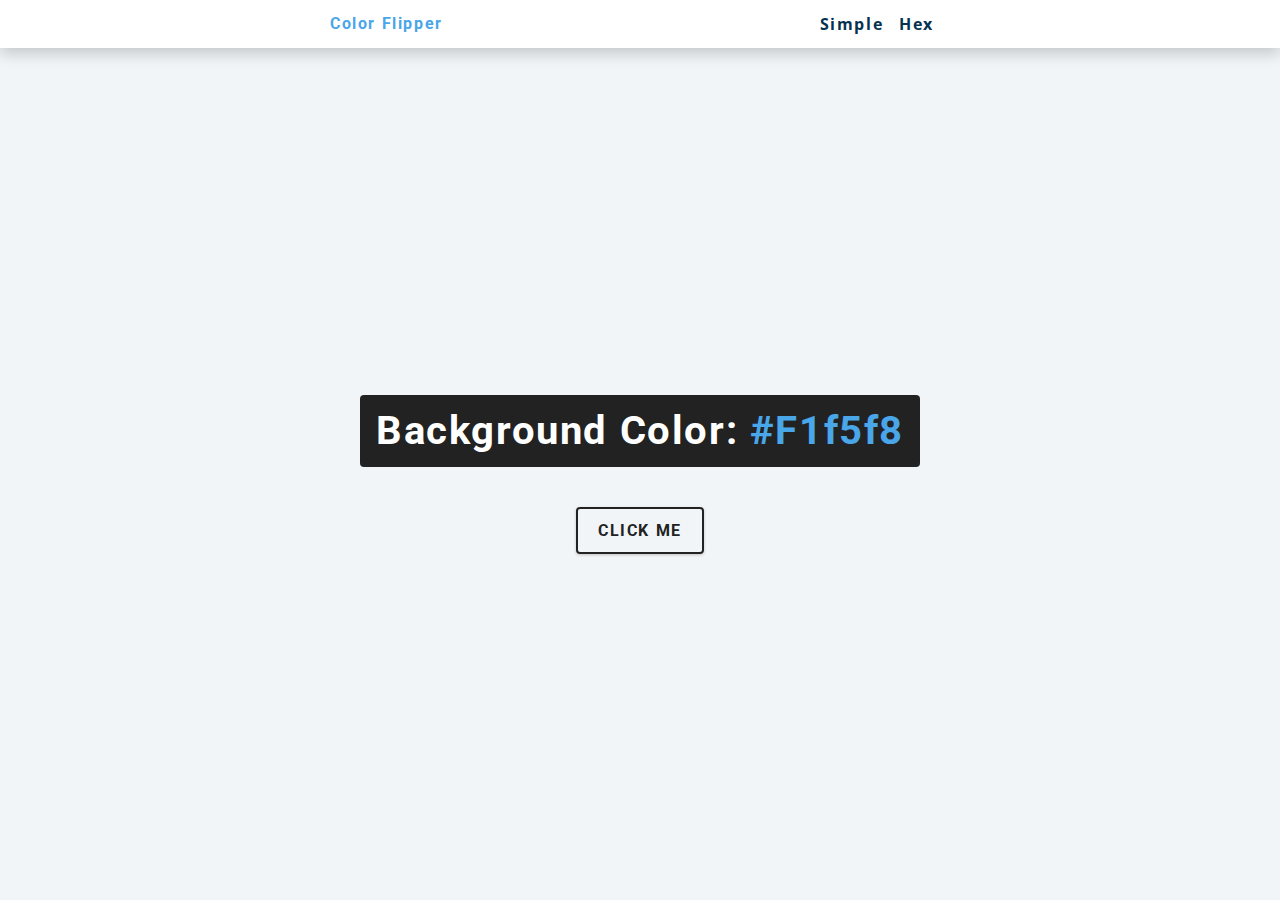
<file: Color Flipper/index.html>
<!DOCTYPE html>
<html lang="en">
<head>
    <meta charset="UTF-8">
    <meta http-equiv="X-UA-Compatible" content="IE=edge">
    <meta name="viewport" content="width=device-width, initial-scale=1.0">
    <title>Color Flipper || simple</title>
    <link rel="stylesheet" href="styles.css">
</head>
<body>
    <nav>
        <div class="nav-center">
            <h4>Color Flipper</h4>
            <ul class="nav-links">
                <li>
                    <a href="index.html">simple</a>
                </li>
                <li>
                    <a href="hex.html">hex</a>
                </li>
            </ul>
        </div>
    </nav>
    <main>
        <div class="container">
            <h2>Background Color: <span class="color">
                #f1f5f8
            </span></h2>
            <button class="btn btn-hero" id="btn">Click me</button>
        </div>
    </main>
<!----javascript----->
    <script src="app.js"></script>
</body>
</html>
</file>
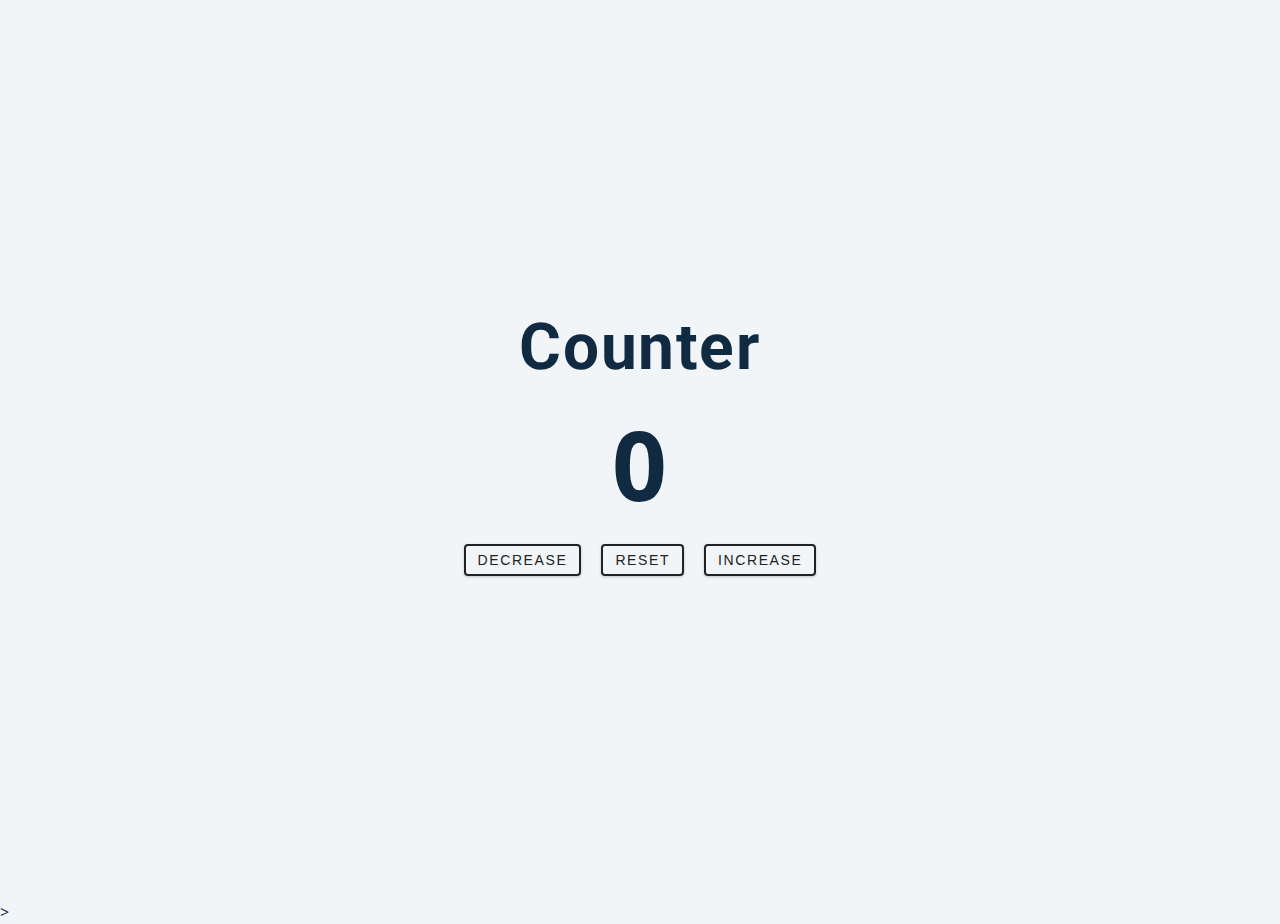
<file: Counter/index.html>
<!DOCTYPE html>
<html lang="en">
<head>
    <meta charset="UTF-8">
    <meta http-equiv="X-UA-Compatible" content="IE=edge">
    <meta name="viewport" content="width=device-width, initial-scale=1.0">
    <title>Counter</title>
    <link rel="stylesheet" href="styles.css">
</head>
<body>
    <main>
        <div class="container">
            <h1>Counter</h1>
            <span id="value">0</span>
            <div class="button-container">
                <button class="btn decrease">decrease</button>
                <button class="btn reset">reset</button>
                <button class="btn increase">increase</button>
            </div>
        </div>
    </main>
<!---JS---->>
<script src="app.js"></script>
</body>
</html>
</file>
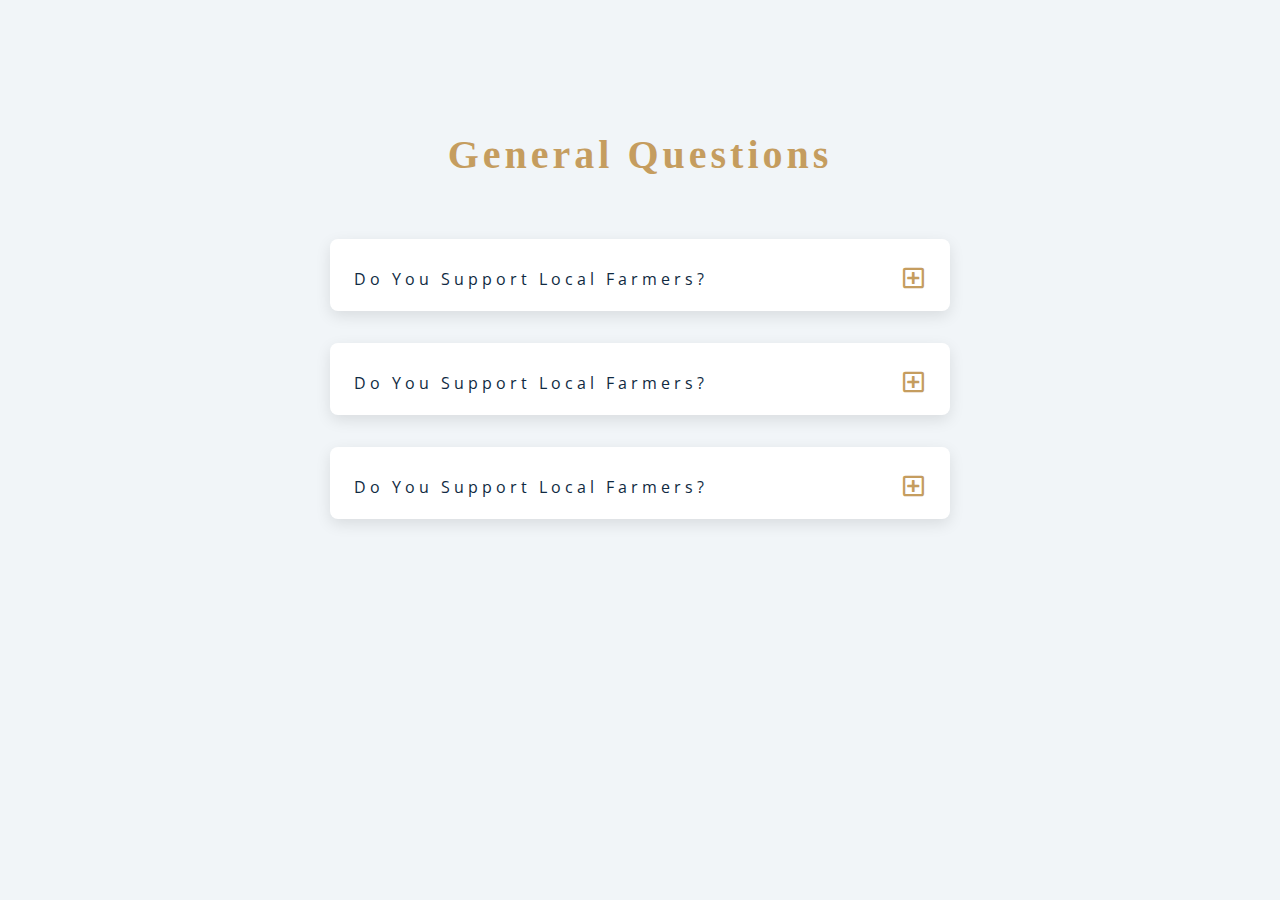
<file: GeneralQuestion/index.html>
﻿<!DOCTYPE html>
<html lang="en">
<head>
    <meta charset="UTF-8">
    <title>General Question</title>
    <link rel="stylesheet" href="styles.css">
    <link rel="stylesheet" href="../fontawesome-free-5.12.0-web/css/all.min.css">
</head>
<body>
<section class="questions">
    <div class="title">
        <h2>general questions</h2>
    </div>
    <div class="section-center">
        <article class="question">
            <div class="question-title">
                <p>Do you support local farmers?</p>
                <button type="button" class="question-btn">
                <span class="plus-icon">
                    <i class="far fa-plus-square"></i>
                </span>
                    <span class="minus-icon">
                        <i class="far fa-minus-square"></i>
                    </span>
                </button>
            </div>
            <div class="question-text">
                <p>Lorem ipsum dolor sit amet, consectetur adipisicing elit. Hic molestias optio perspiciatis. Aliquam cupiditate deleniti, et nisi quis repellendus unde!</p>
            </div>
        </article>

        <article class="question">
            <div class="question-title">
                <p>Do you support local farmers?</p>
                <button type="button" class="question-btn">
                <span class="plus-icon">
                    <i class="far fa-plus-square"></i>
                </span>
                    <span class="minus-icon">
                        <i class="far fa-minus-square"></i>
                    </span>
                </button>
            </div>
            <div class="question-text">
                <p>Lorem ipsum dolor sit amet, consectetur adipisicing elit. Hic molestias optio perspiciatis. Aliquam cupiditate deleniti, et nisi quis repellendus unde!</p>
            </div>
        </article>


        <article class="question">
            <div class="question-title">
                <p>Do you support local farmers?</p>
                <button type="button" class="question-btn">
                <span class="plus-icon">
                    <i class="far fa-plus-square"></i>
                </span>
                    <span class="minus-icon">
                        <i class="far fa-minus-square"></i>
                    </span>
                </button>
            </div>
            <div class="question-text">
                <p>Lorem ipsum dolor sit amet, consectetur adipisicing elit. Hic molestias optio perspiciatis. Aliquam cupiditate deleniti, et nisi quis repellendus unde!</p>
            </div>
        </article>
    </div>
</section>
<!--JS-->
<script src="app.js"></script>
</body>
</html>
</file>
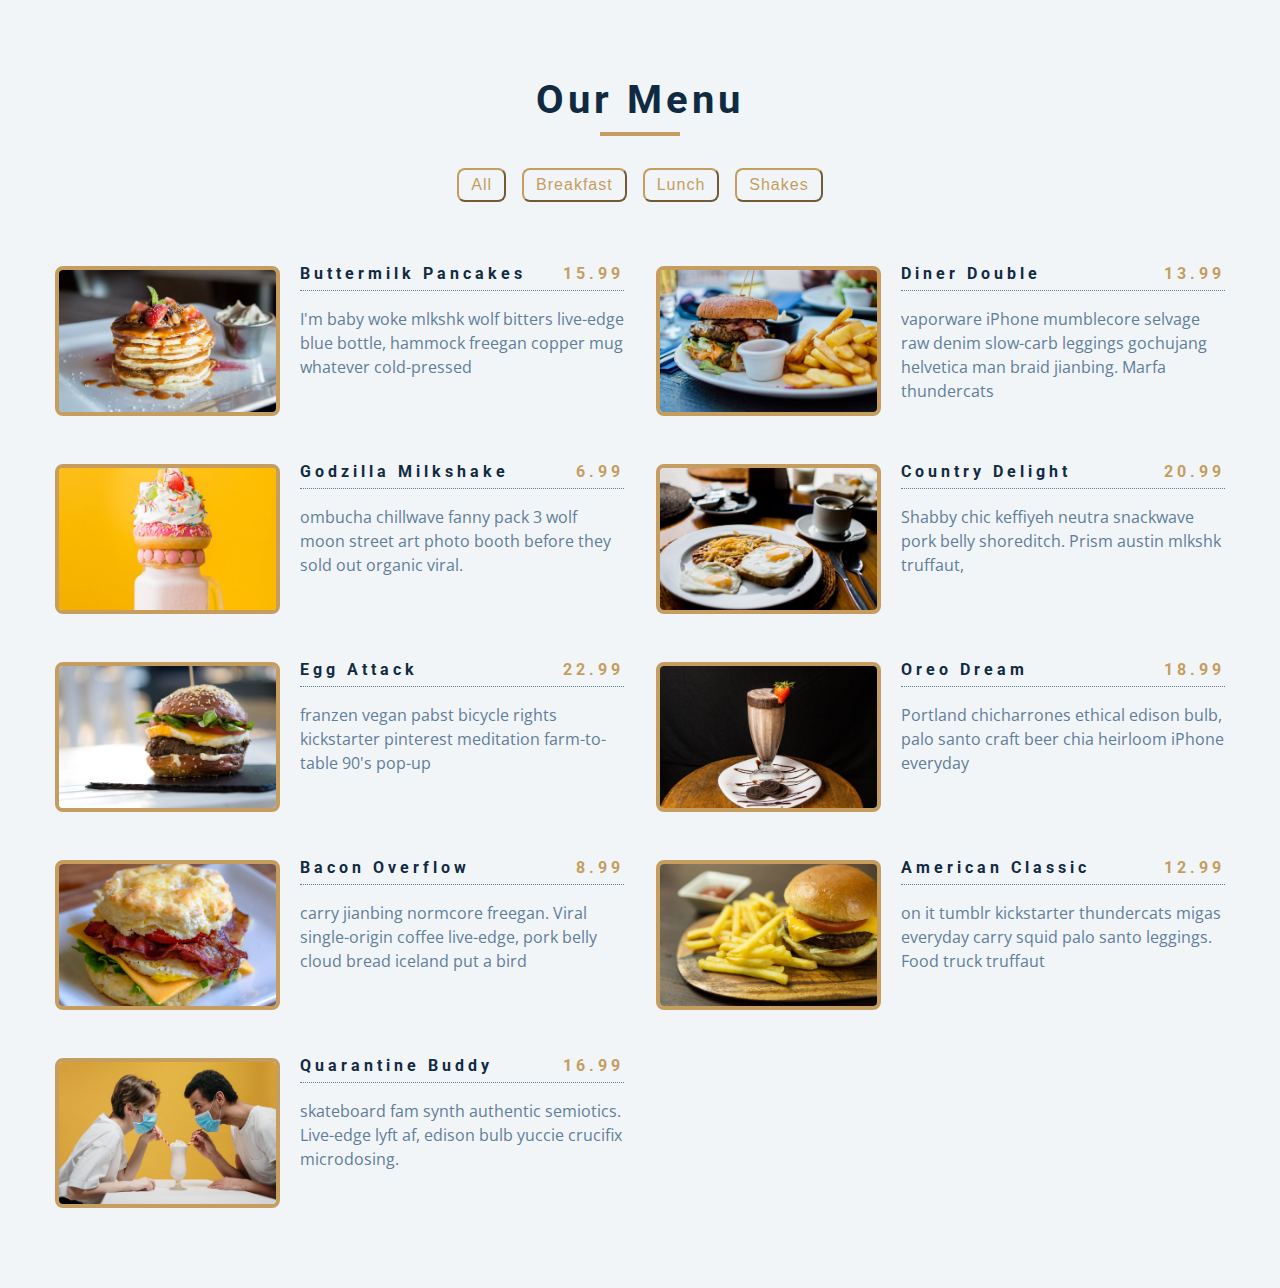
<file: Menu project/index.html>
<!DOCTYPE html>
<html lang="en">
<head>
    <meta charset="UTF-8">
    <title>Menu Project</title>
    <link rel="stylesheet" href="styles.css">
</head>
<body>
<section class="menu">
    <div class="title">
        <h2>our menu</h2>
        <div class="underline"></div>
    </div>

    <div class="btn-container">
        <button class="filter-btn" data-id = "all" type="button">All</button>

    </div>
    <div class="section-center">

    </div>
</section>
<script src="app.js"></script>
</body>
</html>
</file>
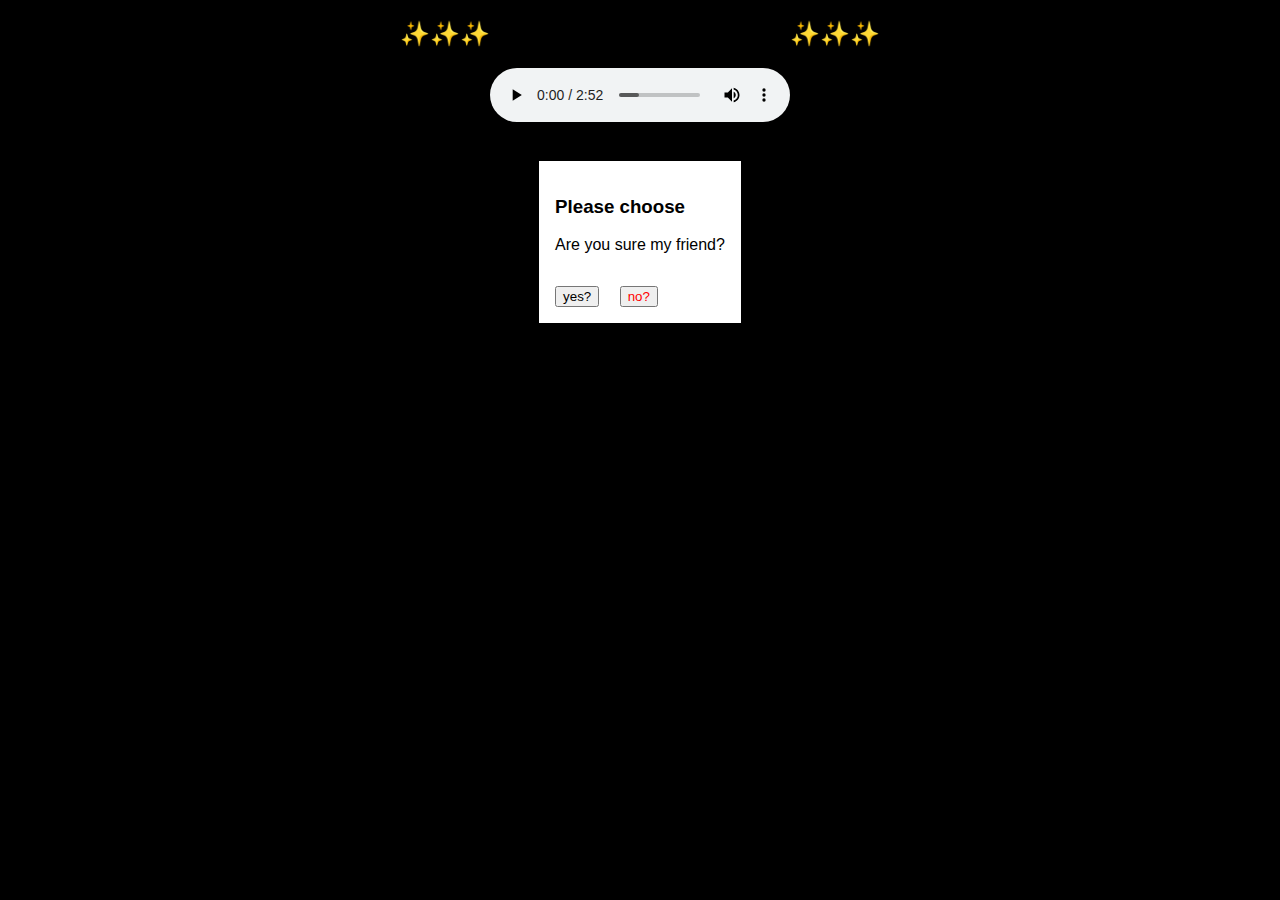
<file: Modal/index.html>
<!DOCTYPE html>
<html lang="en">
<head>
    <meta charset="UTF-8">
    <title>Modal</title>
    <link rel="stylesheet" href="style.css">
    <link href="http://fonts.cdnfonts.com/css/common-pixel" rel="stylesheet">
</head>
<body>
<div class="middle-align">
    <h2 class="blinking" >✨✨✨welcome to my 8bit-modal✨✨✨</h2>
    <audio controls autoplay loop>
        <source src="2021-08-30_-_Boss_Time_-_www.FesliyanStudios.com.mp3"  type="audio/mpeg">
        Your browser does not support the audio element.
    </audio>
</div>
<script src="app.js" type="module"></script>
<script src="modalComponent.js" type="module"></script>
</body>
</html>
</file>
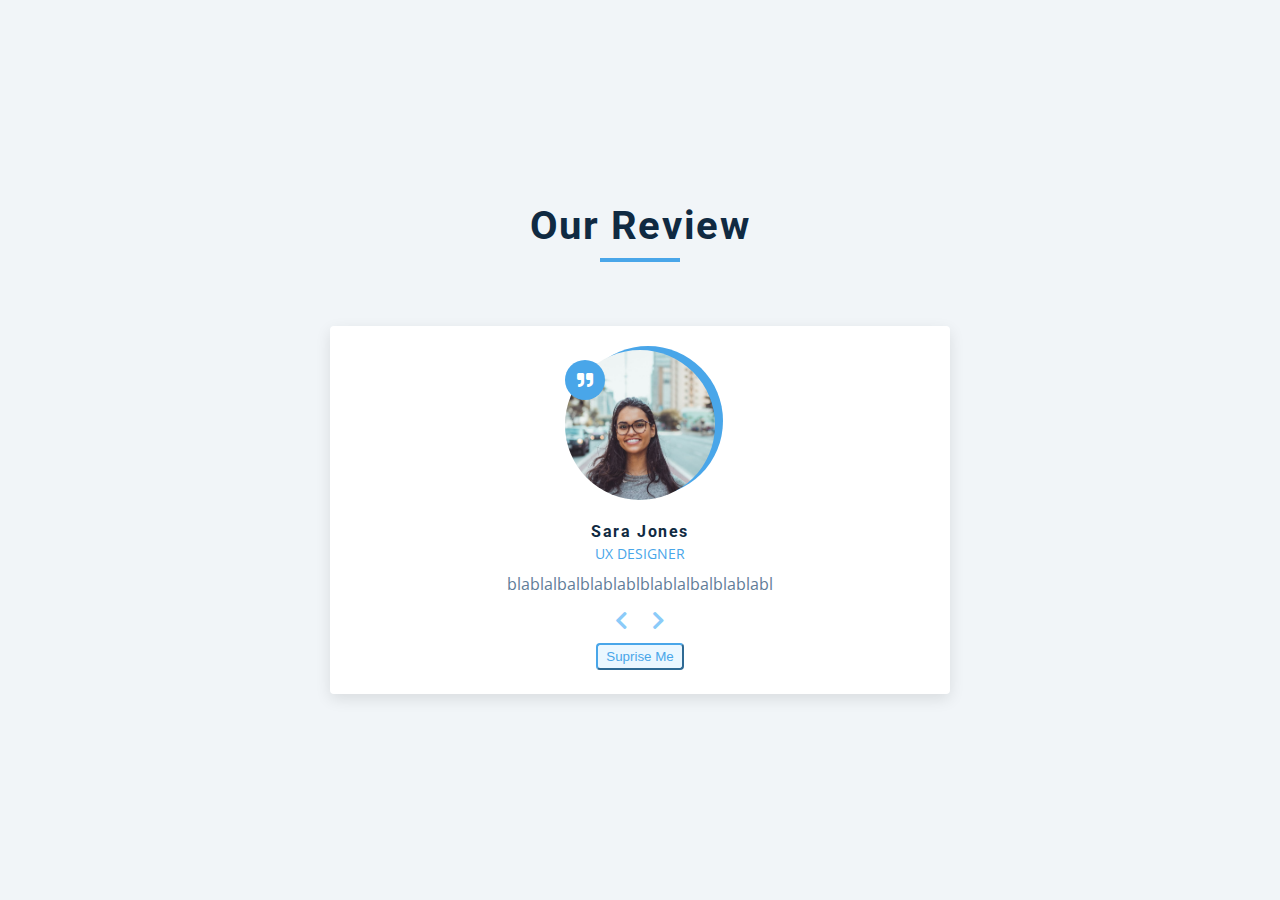
<file: Review Project/index.html>
﻿<!DOCTYPE html>
<html lang="en">
<head>
    <meta charset="UTF-8">
    <title>Review Project</title>
    <link rel="stylesheet" href="styles.css">
    <link rel="stylesheet" type='text/css' href="../fontawesome-free-5.12.0-web/css/all.min.css">
</head>
<body>
<main>
    <section class="container">
        <div class="title">
            <h2>Our Review</h2>
            <div class="underline"></div>
        </div>
        <article class="review">
            <div class="img-container">
                <img src="./person-1.jpeg" id="person-img" alt="person's image">
            </div>
            <h4 id="author">Sara Jones</h4>
            <p id="job">UX Designer</p>
            <p id="info">blablalbalblablablblablalbalblablabl</p>
            <!--pre and next buttons-->
            <div class="button-container">
                <button class="prev-btn">
                    <i class="fas fa-chevron-left"></i>
                </button>
                <button class="prev-btn">
                    <i class="fas fa-chevron-right"></i>
                </button>
            </div>
            <button class="random-btn">suprise me</button>
        </article>
    </section>
</main>
<!--JS-->
<script src="app.js"></script>
</body>
</html>
</file>
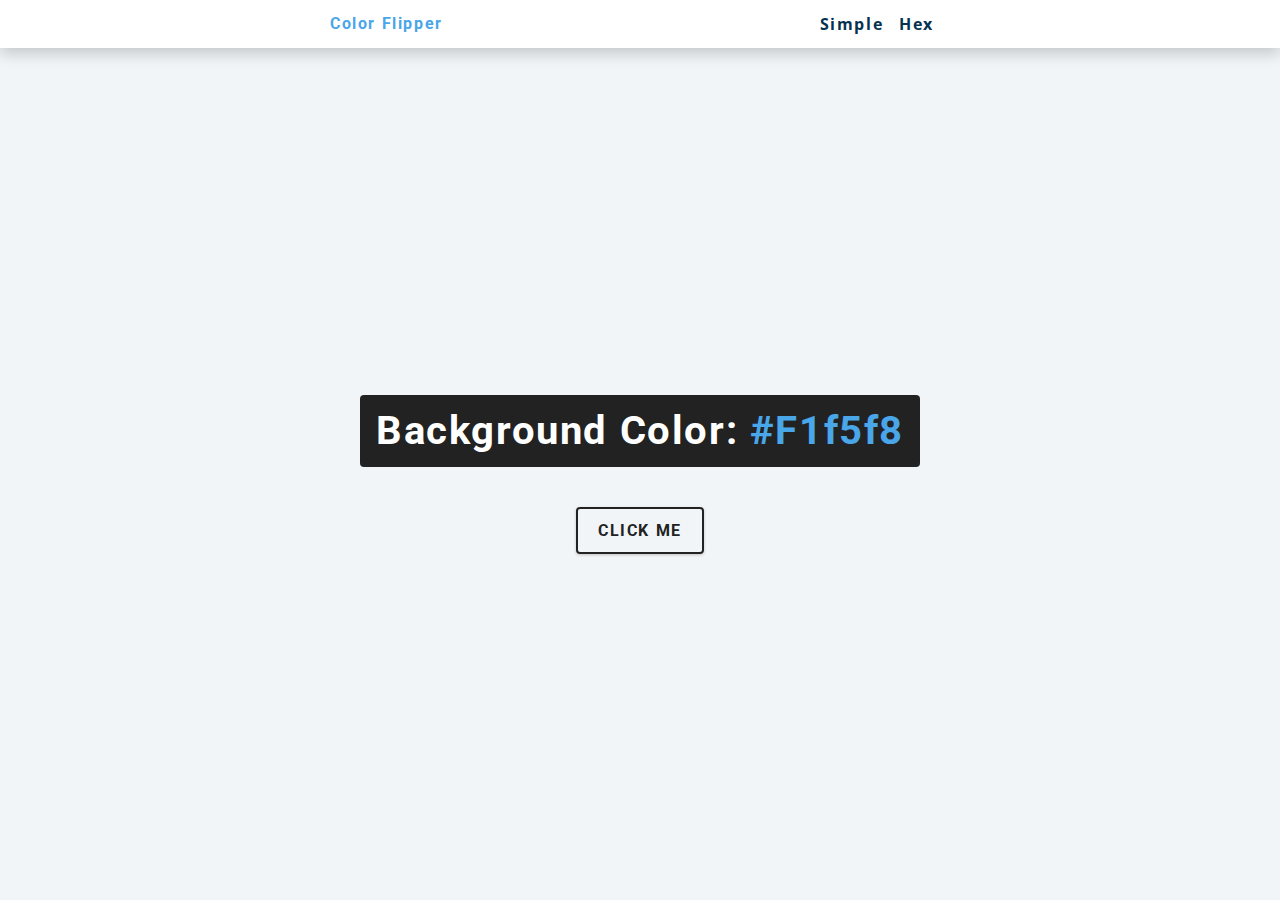
<file: Color Flipper/hex.html>
<!DOCTYPE html>
<html lang="en">
<head>
    <meta charset="UTF-8">
    <meta http-equiv="X-UA-Compatible" content="IE=edge">
    <meta name="viewport" content="width=device-width, initial-scale=1.0">
    <title>Color Flipper || simple</title>
    <link rel="stylesheet" href="styles.css">
</head>
<body>
    <nav>
        <div class="nav-center">
            <h4>Color Flipper</h4>
            <ul class="nav-links">
                <li>
                    <a href="index.html">simple</a>
                </li>
                <li>
                    <a href="hex.html">hex</a>
                </li>
            </ul>
        </div>
    </nav>
    <main>
        <div class="container">
            <h2>Background Color: <span class="color">
                #f1f5f8
            </span></h2>
            <button class="btn btn-hero" id="btn">Click me</button>
        </div>
    </main>
<!----javascript----->
    <script src="hex.js"></script>
</body>
</html>
</file>
<file: Color Flipper/styles.css>
/*
=============== 
Fonts
===============
*/
@import url("https://fonts.googleapis.com/css?family=Open+Sans|Roboto:400,700&display=swap");

/*
=============== 
Variables
===============
*/

:root {
  /* dark shades of primary color*/
  --clr-primary-1: hsl(205, 86%, 17%);
  --clr-primary-2: hsl(205, 77%, 27%);
  --clr-primary-3: hsl(205, 72%, 37%);
  --clr-primary-4: hsl(205, 63%, 48%);
  /* primary/main color */
  --clr-primary-5: hsl(205, 78%, 60%);
  /* lighter shades of primary color */
  --clr-primary-6: hsl(205, 89%, 70%);
  --clr-primary-7: hsl(205, 90%, 76%);
  --clr-primary-8: hsl(205, 86%, 81%);
  --clr-primary-9: hsl(205, 90%, 88%);
  --clr-primary-10: hsl(205, 100%, 96%);
  /* darkest grey - used for headings */
  --clr-grey-1: hsl(209, 61%, 16%);
  --clr-grey-2: hsl(211, 39%, 23%);
  --clr-grey-3: hsl(209, 34%, 30%);
  --clr-grey-4: hsl(209, 28%, 39%);
  /* grey used for paragraphs */
  --clr-grey-5: hsl(210, 22%, 49%);
  --clr-grey-6: hsl(209, 23%, 60%);
  --clr-grey-7: hsl(211, 27%, 70%);
  --clr-grey-8: hsl(210, 31%, 80%);
  --clr-grey-9: hsl(212, 33%, 89%);
  --clr-grey-10: hsl(210, 36%, 96%);
  --clr-white: #fff;
  --clr-red-dark: hsl(360, 67%, 44%);
  --clr-red-light: hsl(360, 71%, 66%);
  --clr-green-dark: hsl(125, 67%, 44%);
  --clr-green-light: hsl(125, 71%, 66%);
  --clr-black: #222;
  --ff-primary: "Roboto", sans-serif;
  --ff-secondary: "Open Sans", sans-serif;
  --transition: all 0.3s linear;
  --spacing: 0.1rem;
  --radius: 0.25rem;
  --light-shadow: 0 5px 15px rgba(0, 0, 0, 0.1);
  --dark-shadow: 0 5px 15px rgba(0, 0, 0, 0.2);
  --max-width: 1170px;
  --fixed-width: 620px;
}
/*
=============== 
Global Styles
===============
*/

*,
::after,
::before {
  margin: 0;
  padding: 0;
  box-sizing: border-box;
}
body {
  font-family: var(--ff-secondary);
  background: var(--clr-grey-10);
  color: var(--clr-grey-1);
  line-height: 1.5;
  font-size: 0.875rem;
}
ul {
  list-style-type: none;
}
a {
  text-decoration: none;
}
h1,
h2,
h3,
h4 {
  letter-spacing: var(--spacing);
  text-transform: capitalize;
  line-height: 1.25;
  margin-bottom: 0.75rem;
  font-family: var(--ff-primary);
}
h1 {
  font-size: 3rem;
}
h2 {
  font-size: 2rem;
}
h3 {
  font-size: 1.25rem;
}
h4 {
  font-size: 0.875rem;
}
p {
  margin-bottom: 1.25rem;
  color: var(--clr-grey-5);
}
@media screen and (min-width: 800px) {
  h1 {
    font-size: 4rem;
  }
  h2 {
    font-size: 2.5rem;
  }
  h3 {
    font-size: 1.75rem;
  }
  h4 {
    font-size: 1rem;
  }
  body {
    font-size: 1rem;
  }
  h1,
  h2,
  h3,
  h4 {
    line-height: 1;
  }
}
/*  global classes */

/* section */
.section {
  padding: 5rem 0;
}

.section-center {
  width: 90vw;
  margin: 0 auto;
  max-width: 1170px;
}
@media screen and (min-width: 992px) {
  .section-center {
    width: 95vw;
  }
}
main {
  min-height: 100vh;
  display: grid;
  place-items: center;
}

/*
=============== 
Nav
===============
*/
nav {
  background: var(--clr-white);
  height: 3rem;
  display: grid;
  align-items: center;
  box-shadow: var(--dark-shadow);
}
.nav-center {
  width: 90vw;
  max-width: var(--fixed-width);
  margin: 0 auto;
  display: flex;
  align-items: center;
  justify-content: space-between;
}
.nav-center h4 {
  margin-bottom: 0;
  color: var(--clr-primary-5);
}
.nav-links {
  display: flex;
}
nav a {
  text-transform: capitalize;
  font-weight: 700;
  font-size: 1rem;
  color: var(--clr-primary-1);
  letter-spacing: var(--spacing);
  margin-right: 1rem;
}
nav a:hover {
  color: var(--clr-primary-5);
}
/*
=============== 
Container
===============
*/
main {
  min-height: calc(100vh - 3rem);
  display: grid;
  place-items: center;
}
.container {
  text-align: center;
}
.container h2 {
  background: var(--clr-black);
  color: var(--clr-white);
  padding: 1rem;
  border-radius: var(--radius);
  margin-bottom: 2.5rem;
}
.color {
  color: var(--clr-primary-5);
}
.btn-hero {
  font-family: var(--ff-primary);
  text-transform: uppercase;
  background: transparent;
  color: var(--clr-black);
  letter-spacing: var(--spacing);
  display: inline-block;
  font-weight: 700;
  transition: var(--transition);
  border: 2px solid var(--clr-black);
  cursor: pointer;
  box-shadow: 0 1px 3px rgba(0, 0, 0, 0.2);
  border-radius: var(--radius);
  font-size: 1rem;
  padding: 0.75rem 1.25rem;
}
.btn-hero:hover {
  color: var(--clr-white);
  background: var(--clr-black);
}
</file>
<file: Counter/styles.css>
/*
=============== 
Fonts
===============
*/
@import url("https://fonts.googleapis.com/css?family=Open+Sans|Roboto:400,700&display=swap");

/*
=============== 
Variables
===============
*/

:root {
  /* dark shades of primary color*/
  --clr-primary-1: hsl(205, 86%, 17%);
  --clr-primary-2: hsl(205, 77%, 27%);
  --clr-primary-3: hsl(205, 72%, 37%);
  --clr-primary-4: hsl(205, 63%, 48%);
  /* primary/main color */
  --clr-primary-5: hsl(205, 78%, 60%);
  /* lighter shades of primary color */
  --clr-primary-6: hsl(205, 89%, 70%);
  --clr-primary-7: hsl(205, 90%, 76%);
  --clr-primary-8: hsl(205, 86%, 81%);
  --clr-primary-9: hsl(205, 90%, 88%);
  --clr-primary-10: hsl(205, 100%, 96%);
  /* darkest grey - used for headings */
  --clr-grey-1: hsl(209, 61%, 16%);
  --clr-grey-2: hsl(211, 39%, 23%);
  --clr-grey-3: hsl(209, 34%, 30%);
  --clr-grey-4: hsl(209, 28%, 39%);
  /* grey used for paragraphs */
  --clr-grey-5: hsl(210, 22%, 49%);
  --clr-grey-6: hsl(209, 23%, 60%);
  --clr-grey-7: hsl(211, 27%, 70%);
  --clr-grey-8: hsl(210, 31%, 80%);
  --clr-grey-9: hsl(212, 33%, 89%);
  --clr-grey-10: hsl(210, 36%, 96%);
  --clr-white: #fff;
  --clr-red-dark: hsl(360, 67%, 44%);
  --clr-red-light: hsl(360, 71%, 66%);
  --clr-green-dark: hsl(125, 67%, 44%);
  --clr-green-light: hsl(125, 71%, 66%);
  --clr-black: #222;
  --ff-primary: "Roboto", sans-serif;
  --ff-secondary: "Open Sans", sans-serif;
  --transition: all 0.3s linear;
  --spacing: 0.1rem;
  --radius: 0.25rem;
  --light-shadow: 0 5px 15px rgba(0, 0, 0, 0.1);
  --dark-shadow: 0 5px 15px rgba(0, 0, 0, 0.2);
  --max-width: 1170px;
  --fixed-width: 620px;
}
/*
=============== 
Global Styles
===============
*/

*,
::after,
::before {
  margin: 0;
  padding: 0;
  box-sizing: border-box;
}
body {
  font-family: var(--ff-secondary);
  background: var(--clr-grey-10);
  color: var(--clr-grey-1);
  line-height: 1.5;
  font-size: 0.875rem;
}
ul {
  list-style-type: none;
}
a {
  text-decoration: none;
}
h1,
h2,
h3,
h4 {
  letter-spacing: var(--spacing);
  text-transform: capitalize;
  line-height: 1.25;
  margin-bottom: 0.75rem;
  font-family: var(--ff-primary);
}
h1 {
  font-size: 3rem;
}
h2 {
  font-size: 2rem;
}
h3 {
  font-size: 1.25rem;
}
h4 {
  font-size: 0.875rem;
}
p {
  margin-bottom: 1.25rem;
  color: var(--clr-grey-5);
}
@media screen and (min-width: 800px) {
  h1 {
    font-size: 4rem;
  }
  h2 {
    font-size: 2.5rem;
  }
  h3 {
    font-size: 1.75rem;
  }
  h4 {
    font-size: 1rem;
  }
  body {
    font-size: 1rem;
  }
  h1,
  h2,
  h3,
  h4 {
    line-height: 1;
  }
}
/*  global classes */

/* section */
.section {
  padding: 5rem 0;
}

.section-center {
  width: 90vw;
  margin: 0 auto;
  max-width: 1170px;
}
@media screen and (min-width: 992px) {
  .section-center {
    width: 95vw;
  }
}
main {
  min-height: 100vh;
  display: grid;
  place-items: center;
}

/*
=============== 
Counter
===============
*/

main {
  min-height: 100vh;
  display: grid;
  place-items: center;
}
.container {
  text-align: center;
}
#value {
  font-size: 6rem;
  font-weight: bold;
}
.btn {
  text-transform: uppercase;
  background: transparent;
  color: var(--clr-black);
  padding: 0.375rem 0.75rem;
  letter-spacing: var(--spacing);
  display: inline-block;
  transition: var(--transition);
  font-size: 0.875rem;
  border: 2px solid var(--clr-black);
  cursor: pointer;
  box-shadow: 0 1px 3px rgba(0, 0, 0, 0.2);
  border-radius: var(--radius);
  margin: 0.5rem;
}
.btn:hover {
  color: var(--clr-white);
  background: var(--clr-black);
}
</file>
<file: GeneralQuestion/styles.css>
/*
=============== 
Fonts
===============
*/
@import url("https://fonts.googleapis.com/css?family=Open+Sans|Roboto:400,700&display=swap");

/*
=============== 
Variables
===============
*/

:root {
  /* dark shades of primary color*/
  --clr-primary-1: hsl(205, 86%, 17%);
  --clr-primary-2: hsl(205, 77%, 27%);
  --clr-primary-3: hsl(205, 72%, 37%);
  --clr-primary-4: hsl(205, 63%, 48%);
  /* primary/main color */
  --clr-primary-5: #49a6e9;
  /* lighter shades of primary color */
  --clr-primary-6: hsl(205, 89%, 70%);
  --clr-primary-7: hsl(205, 90%, 76%);
  --clr-primary-8: hsl(205, 86%, 81%);
  --clr-primary-9: hsl(205, 90%, 88%);
  --clr-primary-10: hsl(205, 100%, 96%);
  /* darkest grey - used for headings */
  --clr-grey-1: hsl(209, 61%, 16%);
  --clr-grey-2: hsl(211, 39%, 23%);
  --clr-grey-3: hsl(209, 34%, 30%);
  --clr-grey-4: hsl(209, 28%, 39%);
  /* grey used for paragraphs */
  --clr-grey-5: hsl(210, 22%, 49%);
  --clr-grey-6: hsl(209, 23%, 60%);
  --clr-grey-7: hsl(211, 27%, 70%);
  --clr-grey-8: hsl(210, 31%, 80%);
  --clr-grey-9: hsl(212, 33%, 89%);
  --clr-grey-10: hsl(210, 36%, 96%);
  --clr-white: #fff;
  --clr-red-dark: hsl(360, 67%, 44%);
  --clr-red-light: hsl(360, 71%, 66%);
  --clr-green-dark: hsl(125, 67%, 44%);
  --clr-green-light: hsl(125, 71%, 66%);
  --clr-gold: #c59d5f;
  --clr-black: #222;
  --ff-primary: "Roboto", sans-serif;
  --ff-secondary: "Open Sans", sans-serif;
  --transition: all 0.3s linear;
  --spacing: 0.25rem;
  --radius: 0.5rem;
  --light-shadow: 0 5px 15px rgba(0, 0, 0, 0.1);
  --dark-shadow: 0 5px 15px rgba(0, 0, 0, 0.2);
  --max-width: 1170px;
  --fixed-width: 620px;
}
/*
=============== 
Global Styles
===============
*/

*,
::after,
::before {
  margin: 0;
  padding: 0;
  box-sizing: border-box;
}
body {
  font-family: var(--ff-secondary);
  background: var(--clr-grey-10);
  color: var(--clr-grey-1);
  line-height: 1.5;
  font-size: 0.875rem;
}
ul {
  list-style-type: none;
}
a {
  text-decoration: none;
}
img:not(.logo) {
  width: 100%;
}
img {
  display: block;
}

h1,
h2,
h3,
h4 {
  letter-spacing: var(--spacing);
  text-transform: capitalize;
  line-height: 1.25;
  margin-bottom: 0.75rem;
  font-family: var(--ff-primary);
}
h1 {
  font-size: 3rem;
}
h2 {
  font-size: 2rem;
}
h3 {
  font-size: 1.25rem;
}
h4 {
  font-size: 0.875rem;
}
p {
  margin-bottom: 1.25rem;
  color: var(--clr-grey-5);
}
@media screen and (min-width: 800px) {
  h1 {
    font-size: 4rem;
  }
  h2 {
    font-size: 2.5rem;
  }
  h3 {
    font-size: 1.75rem;
  }
  h4 {
    font-size: 1rem;
  }
  body {
    font-size: 1rem;
  }
  h1,
  h2,
  h3,
  h4 {
    line-height: 1;
  }
}
/*  global classes */

.btn {
  text-transform: uppercase;
  background: transparent;
  color: var(--clr-black);
  padding: 0.375rem 0.75rem;
  letter-spacing: var(--spacing);
  display: inline-block;
  transition: var(--transition);
  font-size: 0.875rem;
  border: 2px solid var(--clr-black);
  cursor: pointer;
  box-shadow: 0 1px 3px rgba(0, 0, 0, 0.2);
  border-radius: var(--radius);
}
.btn:hover {
  color: var(--clr-white);
  background: var(--clr-black);
}
/* section */
.section {
  padding: 5rem 0;
}

.section-center {
  width: 90vw;
  margin: 0 auto;
  max-width: 1170px;
}
@media screen and (min-width: 992px) {
  .section-center {
    width: 95vw;
  }
}
main {
  min-height: 100vh;
  display: grid;
  place-items: center;
}
/*
=============== 
Questions
===============
*/
.title {
  margin-top: 15vh;
  margin-bottom: 4rem;
}
.title h2 {
  color: var(--clr-gold);
  font-family: "Great Vibes", cursive;
  text-align: center;
}
.section-center {
  max-width: var(--fixed-width);
}
.question {
  background: var(--clr-white);
  border-radius: var(--radius);
  box-shadow: var(--light-shadow);
  padding: 1.5rem 1.5rem 0 1.5rem;
  margin-bottom: 2rem;
}
.question-title {
  display: flex;
  justify-content: space-between;
  align-items: center;
  text-transform: capitalize;
  padding-bottom: 1rem;
}
.question-title p {
  margin-bottom: 0;
  letter-spacing: var(--spacing);
  color: var(--clr-grey-1);
}
.question-btn {
  font-size: 1.5rem;
  background: transparent;
  border-color: transparent;
  cursor: pointer;
  color: var(--clr-gold);
  transition: var(--transition);
}
.question-btn:hover {
  transform: rotate(90deg);
}
.question-text {
  padding: 1rem 0 1.5rem 0;
  border-top: 1px solid rgba(0, 0, 0, 0.2);
}
.question-text p {
  margin-bottom: 0;
}
 /*hide text */
 .question-text {
  display: none;
}
.show-text .question-text {
  display: block;
}
.minus-icon {
  display: none;
}
.show-text .minus-icon {
  display: inline;
}
.show-text .plus-icon {
  display: none;
}
</file>
<file: Menu project/styles.css>
/*
=============== 
Fonts
===============
*/
@import url("https://fonts.googleapis.com/css?family=Open+Sans|Roboto:400,700&display=swap");

/*
=============== 
Variables
===============
*/

:root {
  /* dark shades of primary color*/
  --clr-primary-1: hsl(205, 86%, 17%);
  --clr-primary-2: hsl(205, 77%, 27%);
  --clr-primary-3: hsl(205, 72%, 37%);
  --clr-primary-4: hsl(205, 63%, 48%);
  /* primary/main color */
  --clr-primary-5: #49a6e9;
  /* lighter shades of primary color */
  --clr-primary-6: hsl(205, 89%, 70%);
  --clr-primary-7: hsl(205, 90%, 76%);
  --clr-primary-8: hsl(205, 86%, 81%);
  --clr-primary-9: hsl(205, 90%, 88%);
  --clr-primary-10: hsl(205, 100%, 96%);
  /* darkest grey - used for headings */
  --clr-grey-1: hsl(209, 61%, 16%);
  --clr-grey-2: hsl(211, 39%, 23%);
  --clr-grey-3: hsl(209, 34%, 30%);
  --clr-grey-4: hsl(209, 28%, 39%);
  /* grey used for paragraphs */
  --clr-grey-5: hsl(210, 22%, 49%);
  --clr-grey-6: hsl(209, 23%, 60%);
  --clr-grey-7: hsl(211, 27%, 70%);
  --clr-grey-8: hsl(210, 31%, 80%);
  --clr-grey-9: hsl(212, 33%, 89%);
  --clr-grey-10: hsl(210, 36%, 96%);
  --clr-white: #fff;
  --clr-red-dark: hsl(360, 67%, 44%);
  --clr-red-light: hsl(360, 71%, 66%);
  --clr-green-dark: hsl(125, 67%, 44%);
  --clr-green-light: hsl(125, 71%, 66%);
  --clr-gold: #c59d5f;
  --clr-black: #222;
  --ff-primary: "Roboto", sans-serif;
  --ff-secondary: "Open Sans", sans-serif;
  --transition: all 0.3s linear;
  --spacing: 0.25rem;
  --radius: 0.5rem;
  --light-shadow: 0 5px 15px rgba(0, 0, 0, 0.1);
  --dark-shadow: 0 5px 15px rgba(0, 0, 0, 0.2);
  --max-width: 1170px;
  --fixed-width: 620px;
}
/*
=============== 
Global Styles
===============
*/

*,
::after,
::before {
  margin: 0;
  padding: 0;
  box-sizing: border-box;
}
body {
  font-family: var(--ff-secondary);
  background: var(--clr-grey-10);
  color: var(--clr-grey-1);
  line-height: 1.5;
  font-size: 0.875rem;
}
ul {
  list-style-type: none;
}
a {
  text-decoration: none;
}
img:not(.logo) {
  width: 100%;
}
img {
  display: block;
}

h1,
h2,
h3,
h4 {
  letter-spacing: var(--spacing);
  text-transform: capitalize;
  line-height: 1.25;
  margin-bottom: 0.75rem;
  font-family: var(--ff-primary);
}
h1 {
  font-size: 3rem;
}
h2 {
  font-size: 2rem;
}
h3 {
  font-size: 1.25rem;
}
h4 {
  font-size: 0.875rem;
}
p {
  margin-bottom: 1.25rem;
  color: var(--clr-grey-5);
}
@media screen and (min-width: 800px) {
  h1 {
    font-size: 4rem;
  }
  h2 {
    font-size: 2.5rem;
  }
  h3 {
    font-size: 1.75rem;
  }
  h4 {
    font-size: 1rem;
  }
  body {
    font-size: 1rem;
  }
  h1,
  h2,
  h3,
  h4 {
    line-height: 1;
  }
}
/*  global classes */

.btn {
  text-transform: uppercase;
  background: transparent;
  color: var(--clr-black);
  padding: 0.375rem 0.75rem;
  letter-spacing: var(--spacing);
  display: inline-block;
  transition: var(--transition);
  font-size: 0.875rem;
  border: 2px solid var(--clr-black);
  cursor: pointer;
  box-shadow: 0 1px 3px rgba(0, 0, 0, 0.2);
  border-radius: var(--radius);
}
.btn:hover {
  color: var(--clr-white);
  background: var(--clr-black);
}
/* section */
.section {
  padding: 5rem 0;
}

main {
  min-height: 100vh;
  display: grid;
  place-items: center;
}
/*
=============== 
Menu
===============
*/

.menu {
  padding: 5rem 0;
}
.title {
  text-align: center;
  margin-bottom: 2rem;
}
.underline {
  width: 5rem;
  height: 0.25rem;
  background: var(--clr-gold);
  margin-left: auto;
  margin-right: auto;
}
.btn-container {
  margin-bottom: 4rem;
  display: flex;
  justify-content: center;
}
.filter-btn {
  background: transparent;
  border-color: var(--clr-gold);
  font-size: 1rem;
  text-transform: capitalize;
  margin: 0 0.5rem;
  letter-spacing: 1px;
  border-radius: var(--radius);
  padding: 0.375rem 0.75rem;
  color: var(--clr-gold);
  cursor: pointer;
  transition: var(--transition);
}
.filter-btn:hover {
  background: var(--clr-gold);
  color: var(--clr-white);
}
.section-center {
  width: 90vw;
  margin: 0 auto;
  max-width: 1170px;
  display: grid;
  gap: 3rem 2rem;
  justify-items: center;
}
.menu-item {
  display: grid;
  gap: 1rem 2rem;
  max-width: 25rem;
}
.photo {
  object-fit: cover;
  height: 200px;
  border: 0.25rem solid var(--clr-gold);
  border-radius: var(--radius);
}
.item-info header {
  display: flex;
  justify-content: space-between;
  border-bottom: 0.5px dotted var(--clr-grey-5);
}
.item-info h4 {
  margin-bottom: 0.5rem;
}
.price {
  color: var(--clr-gold);
}
.item-text {
  margin-bottom: 0;
  padding-top: 1rem;
}

@media screen and (min-width: 768px) {
  .menu-item {
    grid-template-columns: 225px 1fr;
    gap: 0 1.25rem;
    max-width: 40rem;
  }
  .photo {
    height: 175px;
  }
}
@media screen and (min-width: 1200px) {
  .section-center {
    width: 95vw;
    grid-template-columns: 1fr 1fr;
  }
  .photo {
    height: 150px;
  }
}
</file>
<file: Modal/style.css>
*{
    font-family: 'Common Pixel', sans-serif;
}
.blinking{
    animation:blinkingText 400ms infinite;
}
.middle-align{
    text-align: center;
    margin-bottom: 2rem;
}
@keyframes blinkingText{
    0%{     color: black;    }
    20%{     color: yellow;    }
    49%{    color: red; }
    60%{    color:  greenyellow; }
    99%{    color:mediumvioletred;  }
    100%{   color: cyan;    }
}

body{
    background-color: black;
}
</file>
<file: Review Project/styles.css>
/*
=============== 
Fonts
===============
*/
@import url("https://fonts.googleapis.com/css?family=Open+Sans|Roboto:400,700&display=swap");

/*
=============== 
Variables
===============
*/

:root {
  /* dark shades of primary color*/
  --clr-primary-1: hsl(205, 86%, 17%);
  --clr-primary-2: hsl(205, 77%, 27%);
  --clr-primary-3: hsl(205, 72%, 37%);
  --clr-primary-4: hsl(205, 63%, 48%);
  /* primary/main color */
  --clr-primary-5: hsl(205, 78%, 60%);
  /* lighter shades of primary color */
  --clr-primary-6: hsl(205, 89%, 70%);
  --clr-primary-7: hsl(205, 90%, 76%);
  --clr-primary-8: hsl(205, 86%, 81%);
  --clr-primary-9: hsl(205, 90%, 88%);
  --clr-primary-10: hsl(205, 100%, 96%);
  /* darkest grey - used for headings */
  --clr-grey-1: hsl(209, 61%, 16%);
  --clr-grey-2: hsl(211, 39%, 23%);
  --clr-grey-3: hsl(209, 34%, 30%);
  --clr-grey-4: hsl(209, 28%, 39%);
  /* grey used for paragraphs */
  --clr-grey-5: hsl(210, 22%, 49%);
  --clr-grey-6: hsl(209, 23%, 60%);
  --clr-grey-7: hsl(211, 27%, 70%);
  --clr-grey-8: hsl(210, 31%, 80%);
  --clr-grey-9: hsl(212, 33%, 89%);
  --clr-grey-10: hsl(210, 36%, 96%);
  --clr-white: #fff;
  --clr-red-dark: hsl(360, 67%, 44%);
  --clr-red-light: hsl(360, 71%, 66%);
  --clr-green-dark: hsl(125, 67%, 44%);
  --clr-green-light: hsl(125, 71%, 66%);
  --clr-black: #222;
  --ff-primary: "Roboto", sans-serif;
  --ff-secondary: "Open Sans", sans-serif;
  --transition: all 0.3s linear;
  --spacing: 0.1rem;
  --radius: 0.25rem;
  --light-shadow: 0 5px 15px rgba(0, 0, 0, 0.1);
  --dark-shadow: 0 5px 15px rgba(0, 0, 0, 0.2);
  --max-width: 1170px;
  --fixed-width: 620px;
}
/*
=============== 
Global Styles
===============
*/

*,
::after,
::before {
  margin: 0;
  padding: 0;
  box-sizing: border-box;
}
body {
  font-family: var(--ff-secondary);
  background: var(--clr-grey-10);
  color: var(--clr-grey-1);
  line-height: 1.5;
  font-size: 0.875rem;
}
ul {
  list-style-type: none;
}
a {
  text-decoration: none;
}
h1,
h2,
h3,
h4 {
  letter-spacing: var(--spacing);
  text-transform: capitalize;
  line-height: 1.25;
  margin-bottom: 0.75rem;
  font-family: var(--ff-primary);
}
h1 {
  font-size: 3rem;
}
h2 {
  font-size: 2rem;
}
h3 {
  font-size: 1.25rem;
}
h4 {
  font-size: 0.875rem;
}
p {
  margin-bottom: 1.25rem;
  color: var(--clr-grey-5);
}
@media screen and (min-width: 800px) {
  h1 {
    font-size: 4rem;
  }
  h2 {
    font-size: 2.5rem;
  }
  h3 {
    font-size: 1.75rem;
  }
  h4 {
    font-size: 1rem;
  }
  body {
    font-size: 1rem;
  }
  h1,
  h2,
  h3,
  h4 {
    line-height: 1;
  }
}
/*  global classes */

/* section */
.section {
  padding: 5rem 0;
}

.section-center {
  width: 90vw;
  margin: 0 auto;
  max-width: 1170px;
}
@media screen and (min-width: 992px) {
  .section-center {
    width: 95vw;
  }
}
main {
  min-height: 100vh;
  display: grid;
  place-items: center;
}

/*
=============== 
Reviews
===============
*/
main {
  min-height: 100vh;
  display: grid;
  place-items: center;
}
.title {
  text-align: center;
  margin-bottom: 4rem;
}
.underline {
  height: 0.25rem;
  width: 5rem;
  background: var(--clr-primary-5);
  margin-left: auto;
  margin-right: auto;
}
.container {
  width: 80vw;
  max-width: var(--fixed-width);
}
.review {
  background: var(--clr-white);
  padding: 1.5rem 2rem;
  border-radius: var(--radius);
  box-shadow: var(--light-shadow);
  transition: var(--transition);
  text-align: center;
}
.review:hover {
  box-shadow: var(--dark-shadow);
}
.img-container {
  position: relative;
  width: 150px;
  height: 150px;
  border-radius: 50%;
  margin: 0 auto;
  margin-bottom: 1.5rem;
}
#person-img {
  width: 100%;
  display: block;
  height: 100%;
  object-fit: cover;
  border-radius: 50%;
  position: relative;
}
.img-container::after {
  font-family: "Font Awesome 5 Free", serif;
  font-weight: 900;
  content: "\f10e";
  position: absolute;
  top: 0;
  left: 0;
  width: 2.5rem;
  height: 2.5rem;
  display: grid;
  place-items: center;
  border-radius: 50%;
  transform: translateY(25%);
  background: var(--clr-primary-5);
  color: var(--clr-white);
}
.img-container::before {
  content: "";
  width: 100%;
  height: 100%;
  background: var(--clr-primary-5);
  position: absolute;
  top: -0.25rem;
  right: -0.5rem;
  border-radius: 50%;
}
#author {
  margin-bottom: 0.25rem;
}
#job {
  margin-bottom: 0.5rem;
  text-transform: uppercase;
  color: var(--clr-primary-5);
  font-size: 0.85rem;
}
#info {
  margin-bottom: 0.75rem;
}
.prev-btn,
.next-btn {
  color: var(--clr-primary-7);
  font-size: 1.25rem;
  background: transparent;
  border-color: transparent;
  margin: 0 0.5rem;
  transition: var(--transition);
  cursor: pointer;
}
.prev-btn:hover,
.next-btn:hover {
  color: var(--clr-primary-5);
}
.random-btn {
  margin-top: 0.5rem;
  background: var(--clr-primary-10);
  color: var(--clr-primary-5);
  padding: 0.25rem 0.5rem;
  text-transform: capitalize;
  border-radius: var(--radius);
  transition: var(--transition);
  border-color: var(--clr-primary-5);
  cursor: pointer;
}
.random-btn:hover {
  background: var(--clr-primary-5);
  color: var(--clr-primary-1);
}
</file>
